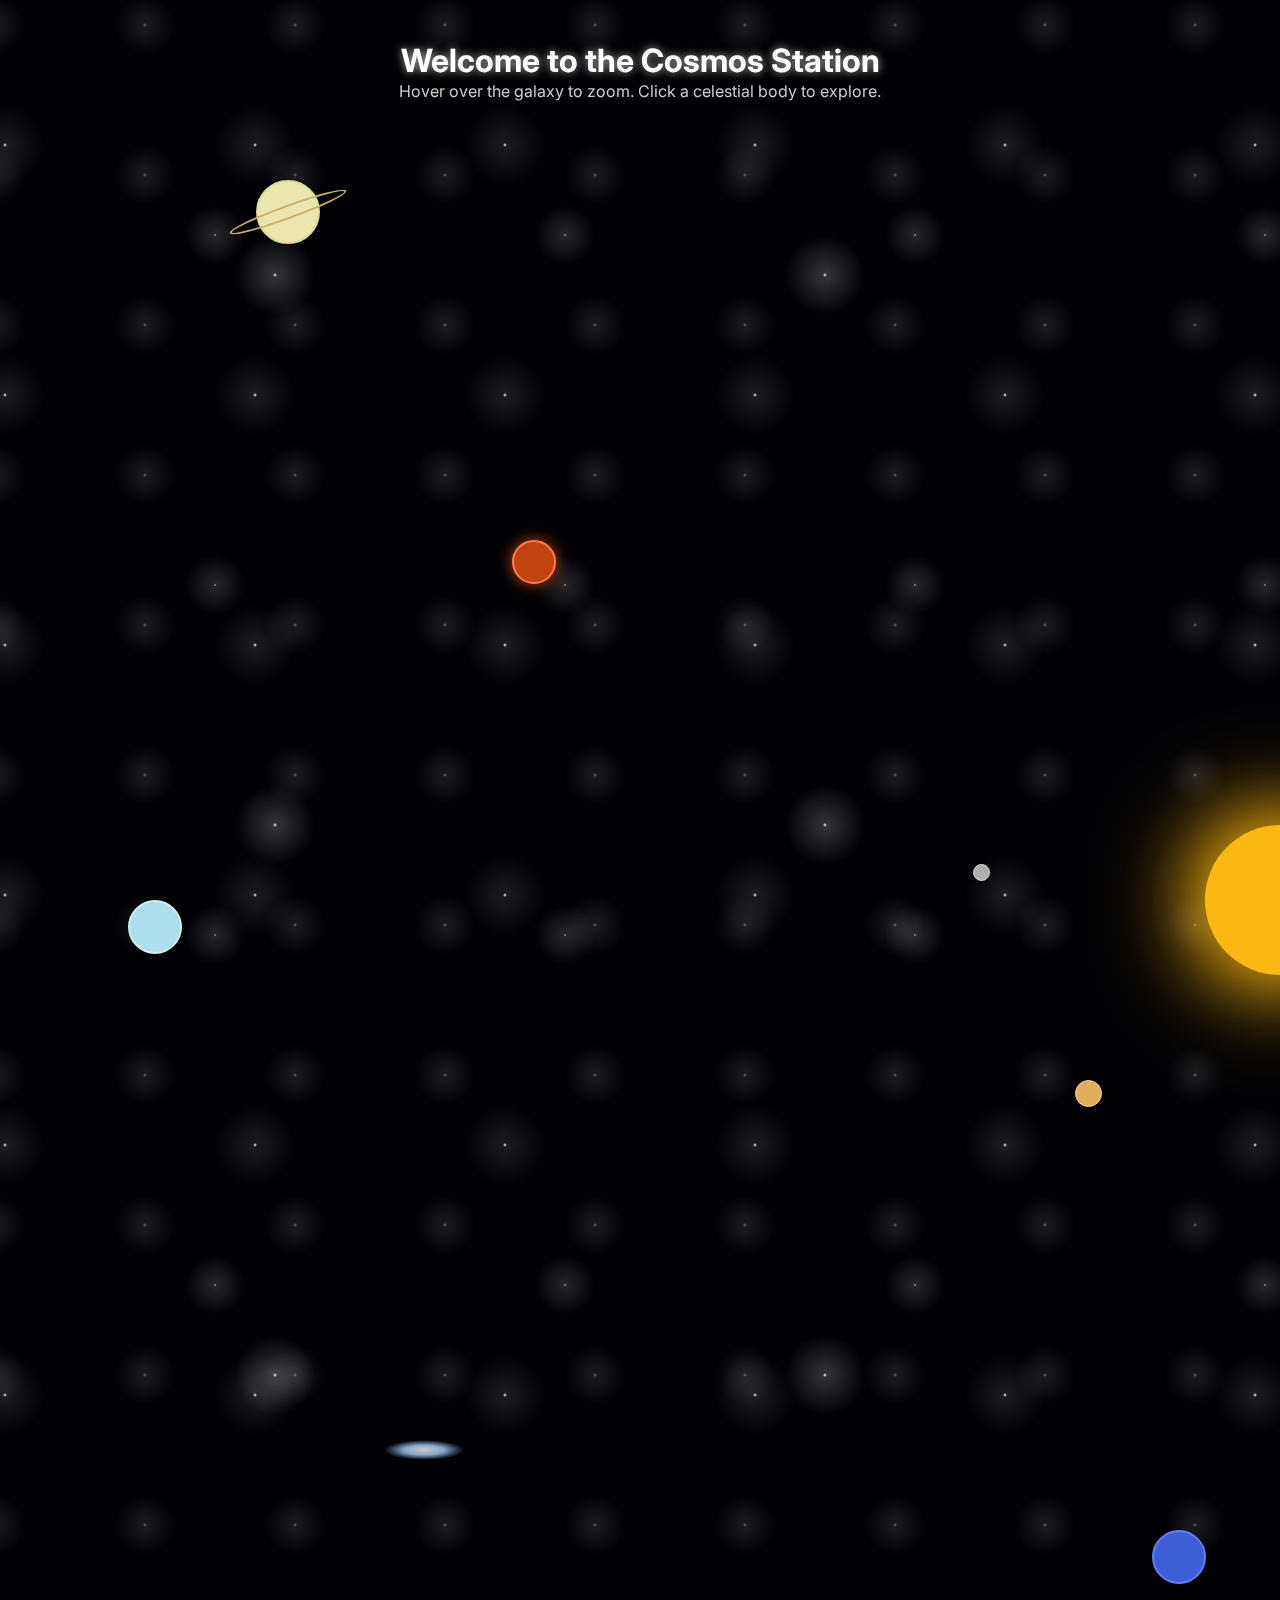
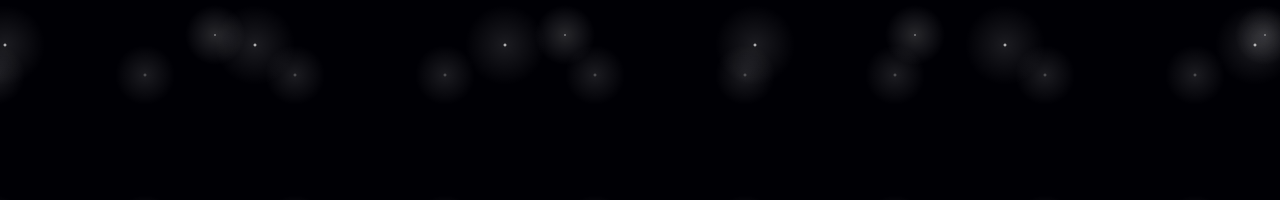
<file: index.html>
<!DOCTYPE html>
<html lang="en">
<head>
    <meta charset="UTF-8">
    <meta name="viewport" content="width=device-width, initial-scale=1.0">
    <title>Cosmos Station - Your Gateway to the Galaxy</title>
    <link rel="stylesheet" href="style.css">
    <link rel="preconnect" href="https://fonts.googleapis.com">
    <link rel="preconnect" href="https://fonts.gstatic.com" crossorigin>
    <link href="https://fonts.googleapis.com/css2?family=Inter:wght@400;700&display=swap" rel="stylesheet">
</head>
<body>

    <!-- 
      This is the main galaxy container. 
      The "zoom" effect happens when you hover over this element.
    -->
    <div class="galaxy-container">
        
        <!-- Welcome Title -->
        <h1 class="main-title">Welcome to the Cosmos Station</h1>
        <p class="subtitle">Hover over the galaxy to zoom. Click a celestial body to explore.</p>

        <!-- 
          Each celestial body is a link (<a>) so it's clickable.
          We use "position: absolute" in CSS to place it.
        -->

        <!-- Body 1: Mars -->
        <a href="mars.html" class="cosmic-body" id="mars">
            <div class="planet-visual mars"></div>
            <span class="label">Mars</span>
        </a>

        <!-- Body 2: Proxima Centauri (A Star) -->
        <a href="proxima.html" class="cosmic-body" id="proxima-centauri">
            <div class="star-visual proxima"></div>
            <span class="label">Proxima Centauri</span>
        </a>

        <!-- Body 3: Orion Nebula -->
        <a href="nebula.html" class="cosmic-body" id="orion-nebula">
            <div class="nebula-visual orion"></div>
            <span class="label">Orion Nebula</span>
        </a>
        
        <!-- Body 4: A Distant Galaxy -->
        <a href="#" class="cosmic-body" id="distant-galaxy">
            <div class="galaxy-visual"></div>
            <span class="label">Distant Galaxy (Placeholder)</span>
        </a>

        <!-- === NEWLY ADDED BODIES === -->

        <!-- Our Sun -->
        <a href="sun.html" class="cosmic-body" id="sun">
            <div class="star-visual sun"></div>
            <span class="label">The Sun</span>
        </a>

        <!-- Planets -->
        <a href="mercury.html" class="cosmic-body" id="mercury">
            <div class="planet-visual mercury"></div>
            <span class="label">Mercury</span>
        </a>
        
        <a href="venus.html" class="cosmic-body" id="venus">
            <div class="planet-visual venus"></div>
            <span class="label">Venus</span>
        </a>

        <a href="earth.html" class="cosmic-body" id="earth">
            <div class="planet-visual earth"></div>
            <span class="label">Earth</span>
        </a>

        <a href="jupiter.html" class="cosmic-body" id="jupiter">
            <div class="planet-visual jupiter"></div>
            <span class="label">Jupiter</span>
        </a>

        <a href="saturn.html" class="cosmic-body" id="saturn">
            <div class="planet-visual saturn">
                <div class="rings"></div>
            </div>
            <span class="label">Saturn</span>
        </a>

        <a href="uranus.html" class="cosmic-body" id="uranus">
            <div class="planet-visual uranus"></div>
            <span class="label">Uranus</span>
        </a>

        <a href="neptune.html" class="cosmic-body" id="neptune">
            <div class="planet-visual neptune"></div>
            <span class="label">Neptune</span>
        </a>

        <!-- Andromeda Galaxy -->
        <a href="andromeda.html" class="cosmic-body" id="andromeda">
            <div class="galaxy-visual andromeda"></div>
            <span class="label">Andromeda Galaxy</span>
        </a>

    </div>

</body>
</html>
</file>
<file: style.css>
/* Basic setup */
body, html {
    margin: 0;
    padding: 0;
    height: 100%;
    width: 100%;
    /* overflow: hidden;  <-- REMOVED THIS LINE to allow scrolling */
    font-family: 'Inter', sans-serif;
    background-color: #000;
}

/* 1. The Galaxy Container 
  This holds our entire scene.
*/
.galaxy-container {
    /* MADE THE CONTAINER 2X THE SCREEN SIZE */
    height: 200vh;
    width: 200vw;
    position: relative; /* This is the anchor for all the cosmic bodies */
    
    /* A simple CSS-only starfield background */
    background-color: #000005;
    background-image: radial-gradient(white, rgba(255,255,255,.2) 2px, transparent 40px),
                      radial-gradient(white, rgba(255,255,255,.15) 1px, transparent 30px),
                      radial-gradient(white, rgba(255,255,255,.1) 2px, transparent 40px),
                      radial-gradient(rgba(255,255,255,.4), rgba(255,255,255,.1) 2px, transparent 30px);
    background-size: 550px 550px, 350px 350px, 250px 250px, 150px 150px;
    background-position: 0 0, 40px 60px, 130px 270px, 70px 100px;
    
    /* THE "ZOOM" EFFECT IS NOW THE DEFAULT STATE, SO NO HOVER NEEDED */
    /* transition: transform 1.5s ease-out; <-- REMOVED */
    /* transform-origin: center center; <-- REMOVED */
}

/* This is the magic: when you hover the container, it scales up. */
/* .galaxy-container:hover {
    transform: scale(1.4); 
} <-- REMOVED THIS ENTIRE BLOCK */

/* Titles on the homepage */
.main-title {
    color: white;
    text-align: center;
    /* padding-top: 40px; <-- REPLACED WITH 'top' */
    font-weight: 700;
    font-size: 2rem;
    text-shadow: 0 0 10px rgba(255, 255, 255, 0.7);
    /* transition: opacity 0.5s ease; <-- REMOVED */
    
    /* ADDED RULES TO FIX TITLE TO SCREEN */
    position: fixed;
    top: 20px; /* Reduced padding slightly */
    left: 0;
    width: 100%;
    z-index: 100;
}
.subtitle {
    color: #ccc;
    text-align: center;
    font-size: 1rem;
    /* transition: opacity 0.5s ease; <-- REMOVED */
    
    /* ADDED RULES TO FIX SUBTITLE TO SCREEN */
    position:fixed;
    top: 65px; /* Placed below main title */
    left: 0;
    width: 100%;
    z-index: 100;
}

/* When zoomed, fade out the titles so we can see the bodies */
/* .galaxy-container:hover .main-title,
.galaxy-container:hover .subtitle {
    opacity: 0;
} <-- REMOVED THIS ENTIRE BLOCK */


/* 2. The Cosmic Bodies (The <a> tags)
*/
.cosmic-body {
    position: absolute; /* This lets us place it anywhere */
    display: block;
    text-decoration: none;
    z-index: 10;
}

/* 3. The Hover Effect (on individual bodies)
*/
.cosmic-body:hover .label {
    /* Show the label on hover */
    opacity: 1;
    transform: translateY(0);
}

.cosmic-body:hover .planet-visual,
.cosmic-body:hover .star-visual,
.cosmic-body:hover .nebula-visual,
.cosmic-body:hover .galaxy-visual {
    /* Make the individual body pop */
    transform: scale(1.2); 
    box-shadow: 0 0 25px #fff, 0 0 45px #00aaff;
}


/* 4. Styling the Visuals and Labels
*/
.label {
    position: absolute;
    bottom: -35px; /* Position label just below the body */
    left: 50%;
    
    /* This centers the label */
    transform: translateX(-50%) translateY(10px); 
    
    color: white;
    background-color: rgba(0, 0, 0, 0.6);
    padding: 5px 10px;
    border-radius: 5px;
    white-space: nowrap; /* Prevents line breaks */
    
    /* Hide by default */
    opacity: 0; 
    transition: all 0.3s ease;
    z-index: 11;
}

/* Shared styles for all visuals */
.planet-visual, .star-visual, .nebula-visual, .galaxy-visual {
    border-radius: 50%; /* Default to round */
    transition: all 0.3s ease;
    cursor: pointer;
}

/* 5. Positioning and Styling Each Body 
*/

/* --- Mars --- */
#mars {
    top: 30%;
    left: 20%;
}
.planet-visual.mars {
    width: 40px;
    height: 40px;
    background-color: #c1440e;
    border: 2px solid #ff7a5a;
    box-shadow: 0 0 15px #c1440e;
}

/* --- Proxima Centauri --- */
#proxima-centauri {
    top: 65%;
    left: 70%;
}
.star-visual.proxima {
    width: 25px;
    height: 25px;
    background-color: #fffb8d;
    box-shadow: 0 0 20px #fffb8d, 0 0 30px #fff; /* Make it glow */
}

/* --- Orion Nebula --- */
#orion-nebula {
    top: 25%;
    left: 80%;
}
.nebula-visual.orion {
    width: 120px;
    height: 90px;
    background: radial-gradient(circle, #ff81f7, #c100ff, #5a007a, transparent 70%);
    border-radius: 40% 60% / 50% 70%; /* Irregular shape */
    opacity: 0.7;
    filter: blur(5px); /* Make it look "gassy" */
}

/* --- Distant Galaxy --- */
#distant-galaxy {
    top: 80%;
    left: 15%;
}
.galaxy-visual {
    width: 80px;
    height: 20px; /* Flat like a spiral */
    background: radial-gradient(ellipse, #fff, #aaccff, transparent 70%);
    border-radius: 50% / 20%; /* Elliptical shape */
    opacity: 0.8;
}

/* === NEW STYLES FOR ADDED BODIES === */

/* --- The Sun --- */
#sun {
    top: 50%;
    left: 50%;
    /* Use negative margins to perfectly center it */
    margin-left: -75px;
    margin-top: -75px; 
    z-index: 1; /* Behind planets but clickable */
}
.star-visual.sun {
    width: 150px;
    height: 150px;
    background-color: #fdb813;
    box-shadow: 0 0 80px #fdb813, 0 0 120px #fdb813;
    border-radius: 50%;
    /* A slow, fiery pulse */
    animation: pulse 4s infinite ease-in-out;
}

@keyframes pulse {
    0% { transform: scale(1); }
    50% { transform: scale(1.05); }
    100% { transform: scale(1); }
}

/* --- Mercury --- */
#mercury {
    top: 48%;
    left: 38%;
}
.planet-visual.mercury {
    width: 15px;
    height: 15px;
    background-color: #aEaEaE;
    border: 1px solid #d8d8d8;
}

/* --- Venus --- */
#venus {
    top: 60%;
    left: 42%;
}
.planet-visual.venus {
    width: 25px;
    height: 25px;
    background-color: #dEaE5d;
    border: 1px solid #f8d5a1;
}

/* --- Earth --- */
#earth {
    top: 38%;
    left: 60%;
}
.planet-visual.earth {
    width: 30px;
    height: 30px;
    background-color: #0077be;
    border: 2px solid #90fA90; /* Green for land */
    box-shadow: 0 0 10px #fff;
}

/* --- Jupiter --- */
#jupiter {
    top: 75%;
    left: 80%;
}
.planet-visual.jupiter {
    width: 80px;
    height: 80px;
    background-color: #cE9c6c;
    border: 2px solid #aA7e5c;
    /* Simple stripes */
    background-image: linear-gradient(to bottom, 
        #d8b898 20%, 
        #aA7e5c 20%, #aA7e5c 40%, 
        #d8b898 40%, #d8b898 60%, 
        #cE9c6c 60%, #cE9c6c 80%,
        #aA7e5c 80%);
}

/* --- Saturn --- */
#saturn {
    top: 10%;
    left: 10%;
}
.planet-visual.saturn {
    width: 60px;
    height: 60px;
    background-color: #eAe6aE;
    border: 2px solid #dCd99d;
    position: relative; /* For the rings */
}
/* Pure CSS rings */
.planet-visual.saturn .rings {
    position: absolute;
    width: 120px; /* 200% of planet width */
    height: 10px;
    border: 2px solid #cEaE6c;
    border-radius: 50%;
    top: 50%;
    left: 50%;
    transform: translate(-50%, -50%) rotate(-20deg);
}

/* --- Uranus --- */
#uranus {
    top: 50%;
    left: 5%;
}
.planet-visual.uranus {
    width: 50px;
    height: 50px;
    background-color: #aEdEeE;
    border: 2px solid #d0f0f0;
}

/* --- Neptune --- */
#neptune {
    top: 85%;
    left: 45%;
}
.planet-visual.neptune {
    width: 50px;
    height: 50px;
    background-color: #3e5Ed8;
    border: 2px solid #6080f8;
}

/* --- Andromeda Galaxy --- */
#andromeda {
    top: 5%;
    left: 65%;
}
.galaxy-visual.andromeda {
    width: 150px;
    height: 40px;
    background: radial-gradient(ellipse, #f0f8ff, #aaccff, transparent 60%);
    border-radius: 50% / 25%;
    opacity: 0.9;
    filter: blur(2px);
    transform: rotate(-30deg);
}
</file>
